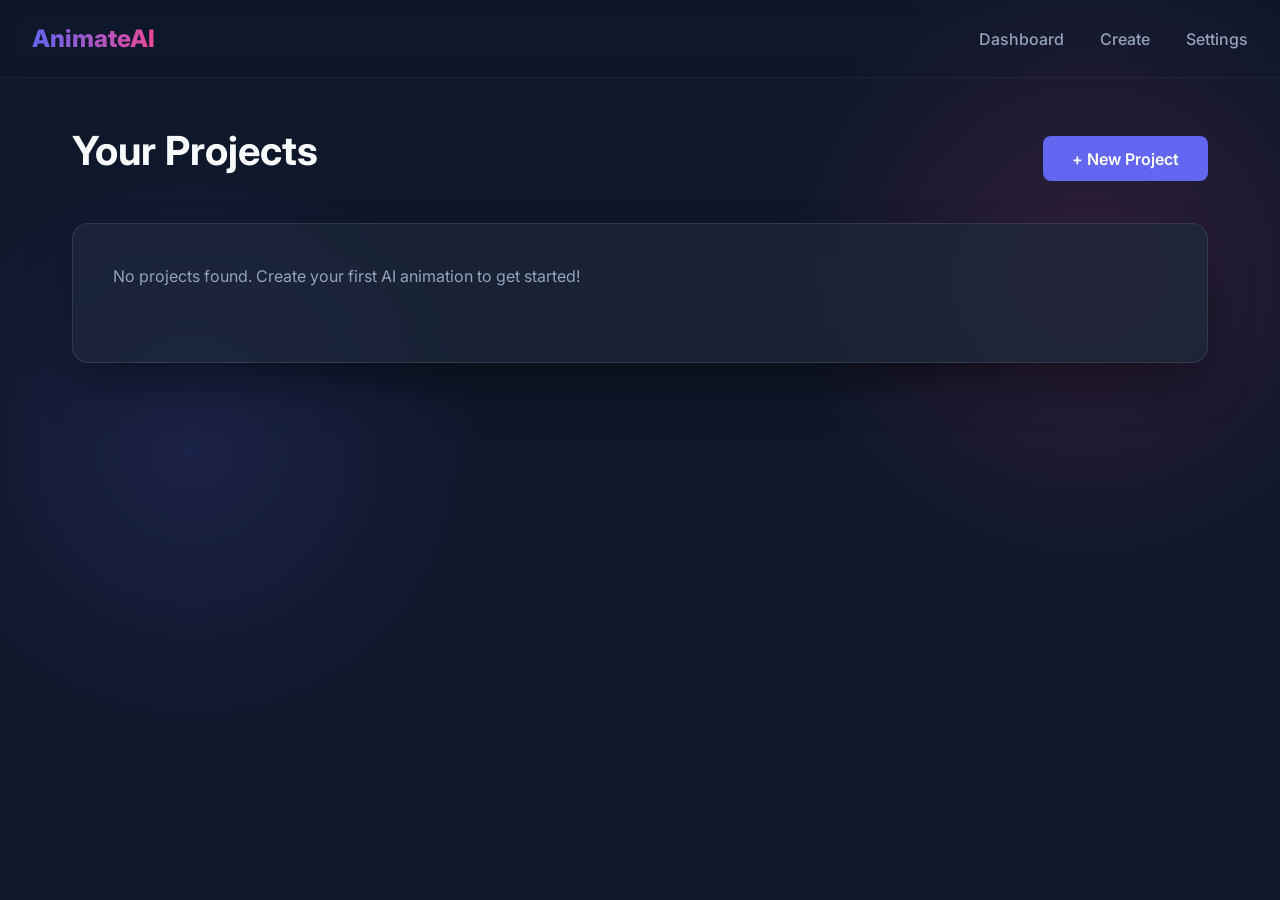
<file: frontend/index.html>
<!DOCTYPE html>
<html lang="en">
<head>
  <meta charset="UTF-8">
  <meta name="viewport" content="width=device-width, initial-scale=1.0">
  <title>AnimateAI - Dashboard</title>
  <link href="https://fonts.googleapis.com/css2?family=Inter:wght@400;500;600;700;800&display=swap" rel="stylesheet">
  <link rel="stylesheet" href="style.css">
</head>
<body>
  <nav class="navbar">
    <a href="index.html" class="logo">AnimateAI</a>
    <div class="nav-links">
      <a href="index.html">Dashboard</a>
      <a href="create.html">Create</a>
      <a href="#">Settings</a>
    </div>
  </nav>

  <main class="container animate-in">
    <div style="display: flex; justify-content: space-between; align-items: center; margin-bottom: 2rem;">
      <h1>Your Projects</h1>
      <a href="create.html" class="btn">+ New Project</a>
    </div>

    <div class="card">
      <p>No projects found. Create your first AI animation to get started!</p>
    </div>
  </main>
  
  <script src="app.js"></script>
</body>
</html>
</file>
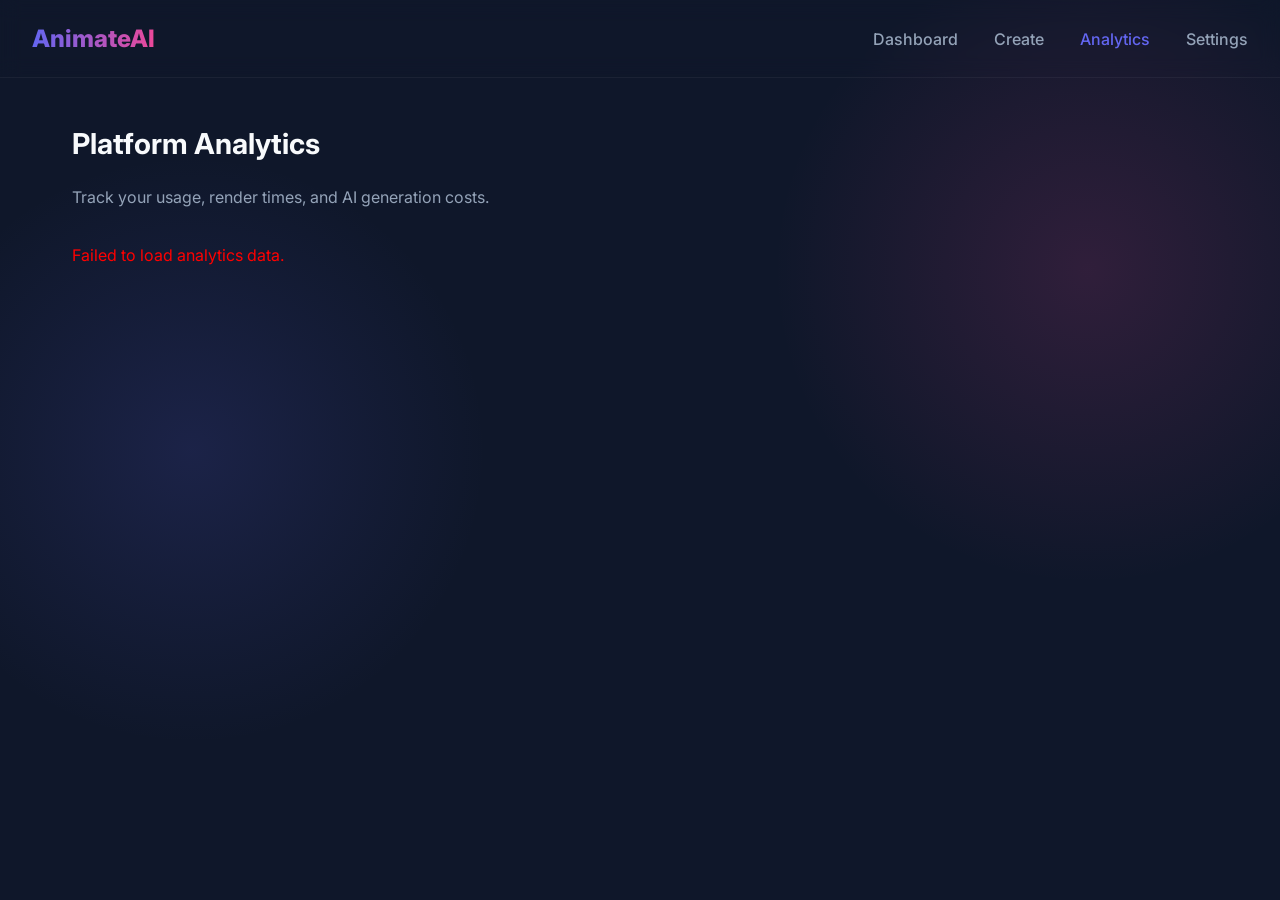
<file: frontend/analytics.html>
<!DOCTYPE html>
<html lang="en">
<head>
  <meta charset="UTF-8">
  <meta name="viewport" content="width=device-width, initial-scale=1.0">
  <title>Analytics Dashboard - AnimateAI</title>
  <link href="https://fonts.googleapis.com/css2?family=Inter:wght@400;500;600;700;800&display=swap" rel="stylesheet">
  <link rel="stylesheet" href="style.css">
  <style>
    .metrics-grid {
      display: grid;
      grid-template-columns: repeat(auto-fit, minmax(200px, 1fr));
      gap: 1.5rem;
      margin-top: 2rem;
    }
    .metric-card {
      background: rgba(30, 41, 59, 0.9);
      border: 1px solid rgba(255, 255, 255, 0.1);
      border-radius: 12px;
      padding: 2rem;
      text-align: center;
      transition: transform 0.2s, box-shadow 0.2s;
    }
    .metric-card:hover {
      transform: translateY(-5px);
      box-shadow: 0 10px 25px rgba(0, 0, 0, 0.5);
    }
    .metric-value {
      font-size: 2.5rem;
      font-weight: 800;
      color: var(--primary);
      margin-bottom: 0.5rem;
    }
    .metric-label {
      color: var(--text-muted);
      font-size: 0.95rem;
      text-transform: uppercase;
      letter-spacing: 0.05em;
    }
  </style>
</head>
<body>
  <nav class="navbar">
    <a href="index.html" class="logo">AnimateAI</a>
    <div class="nav-links">
      <a href="index.html">Dashboard</a>
      <a href="create.html">Create</a>
      <a href="analytics.html" style="color: var(--primary)">Analytics</a>
      <a href="#">Settings</a>
    </div>
  </nav>

  <main class="container animate-in">
    <h2>Platform Analytics</h2>
    <p>Track your usage, render times, and AI generation costs.</p>

    <div class="metrics-grid" id="metricsContainer">
      <div class="metric-card">
        <div class="metric-value">...</div>
        <div class="metric-label">Loading...</div>
      </div>
    </div>
  </main>
  
  <script src="app.js"></script>
  <script>
    async function loadAnalytics() {
      try {
        const response = await fetch(`${API_BASE}/analytics/dashboard`);
        if (!response.ok) throw new Error("Failed to load metrics");
        const data = await response.json();
        
        const m = data.metrics;
        document.getElementById('metricsContainer').innerHTML = `
          <div class="metric-card">
            <div class="metric-value">${m.total_projects}</div>
            <div class="metric-label">Total Projects</div>
          </div>
          <div class="metric-card">
            <div class="metric-value">${m.total_videos_generated}</div>
            <div class="metric-label">Videos Rendered</div>
          </div>
          <div class="metric-card">
            <div class="metric-value">${m.total_render_time_minutes}</div>
            <div class="metric-label">Render Minutes</div>
          </div>
          <div class="metric-card">
            <div class="metric-value" style="color: #10b981;">${m.estimated_ai_costs}</div>
            <div class="metric-label">Estimated API Costs</div>
          </div>
          <div class="metric-card">
            <div class="metric-value">${m.storage_usage_gb}</div>
            <div class="metric-label">Storage Usage</div>
          </div>
        `;
      } catch (e) {
        console.error(e);
        document.getElementById('metricsContainer').innerHTML = `<p style="color: red;">Failed to load analytics data.</p>`;
      }
    }
    
    document.addEventListener('DOMContentLoaded', loadAnalytics);
  </script>
</body>
</html>
</file>
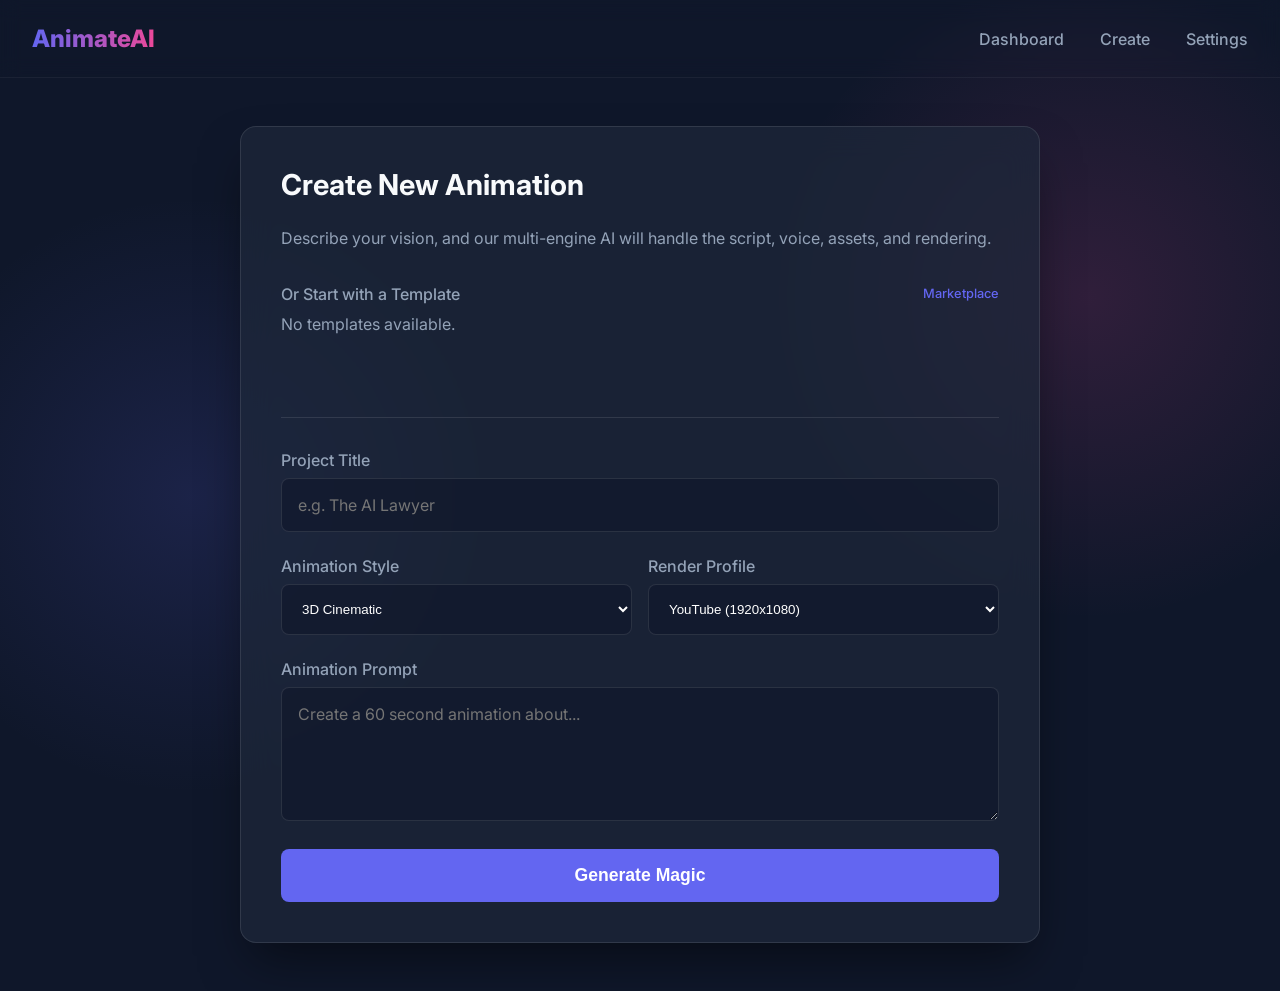
<file: frontend/create.html>
<!DOCTYPE html>
<html lang="en">
<head>
  <meta charset="UTF-8">
  <meta name="viewport" content="width=device-width, initial-scale=1.0">
  <title>Create Animation - AnimateAI</title>
  <link href="https://fonts.googleapis.com/css2?family=Inter:wght@400;500;600;700;800&display=swap" rel="stylesheet">
  <link rel="stylesheet" href="style.css">
</head>
<body>
  <nav class="navbar">
    <a href="index.html" class="logo">AnimateAI</a>
    <div class="nav-links">
      <a href="index.html">Dashboard</a>
      <a href="create.html">Create</a>
      <a href="#">Settings</a>
    </div>
  </nav>

  <main class="container animate-in">
    <div class="card" style="max-width: 800px; margin: 0 auto;">
      <h2>Create New Animation</h2>
      <p>Describe your vision, and our multi-engine AI will handle the script, voice, assets, and rendering.</p>
      
      <form id="createForm">
        
        <div style="margin-bottom: 2rem;">
          <label style="display: flex; justify-content: space-between; align-items: center; margin-bottom: 0.5rem;">
            <span>Or Start with a Template</span>
            <span style="font-size: 0.8rem; color: var(--primary);">Marketplace</span>
          </label>
          <div id="templateContainer" style="display: flex; gap: 1rem; overflow-x: auto; padding-bottom: 1rem;">
            <!-- Templates injected via JS -->
            <p style="color: var(--text-muted); font-size: 0.9rem;">Loading templates...</p>
          </div>
        </div>

        <hr style="border: 0; height: 1px; background: rgba(255,255,255,0.1); margin-bottom: 2rem;">

        <div class="form-group">
          <label for="title">Project Title</label>
          <input type="text" id="title" placeholder="e.g. The AI Lawyer" required>
        </div>
        
        <div style="display: flex; gap: 1rem; margin-bottom: 1.5rem;">
          <div style="flex: 1;">
            <label for="style">Animation Style</label>
            <select id="style" style="width: 100%; padding: 1rem; background: rgba(15, 23, 42, 0.6); border: 1px solid rgba(255, 255, 255, 0.1); border-radius: 8px; color: white;">
              <option value="3D Cinematic">3D Cinematic</option>
              <option value="Anime">Anime</option>
              <option value="Pixar">Pixar</option>
              <option value="Corporate">Corporate</option>
              <option value="Legal Explainer">Legal Explainer</option>
              <option value="Medical Explainer">Medical Explainer</option>
              <option value="Cyberpunk">Cyberpunk</option>
              <option value="Education">Education</option>
            </select>
          </div>
          <div style="flex: 1;">
            <label for="profile">Render Profile</label>
            <select id="profile" style="width: 100%; padding: 1rem; background: rgba(15, 23, 42, 0.6); border: 1px solid rgba(255, 255, 255, 0.1); border-radius: 8px; color: white;">
              <option value="YouTube 1080p">YouTube (1920x1080)</option>
              <option value="TikTok">TikTok / Shorts (1080x1920)</option>
              <option value="Instagram Reel">Instagram Reel (1080x1920)</option>
              <option value="Presentation">Presentation (1280x720)</option>
            </select>
          </div>
        </div>

        <div class="form-group">
          <label for="prompt">Animation Prompt</label>
          <textarea id="prompt" rows="5" placeholder="Create a 60 second animation about..." required></textarea>
        </div>
        
        <button type="submit" class="btn" style="width: 100%; text-align: center; font-size: 1.1rem; padding: 1rem;">Generate Magic</button>
      </form>
    </div>
  </main>
  
  <script src="app.js"></script>
</body>
</html>
</file>
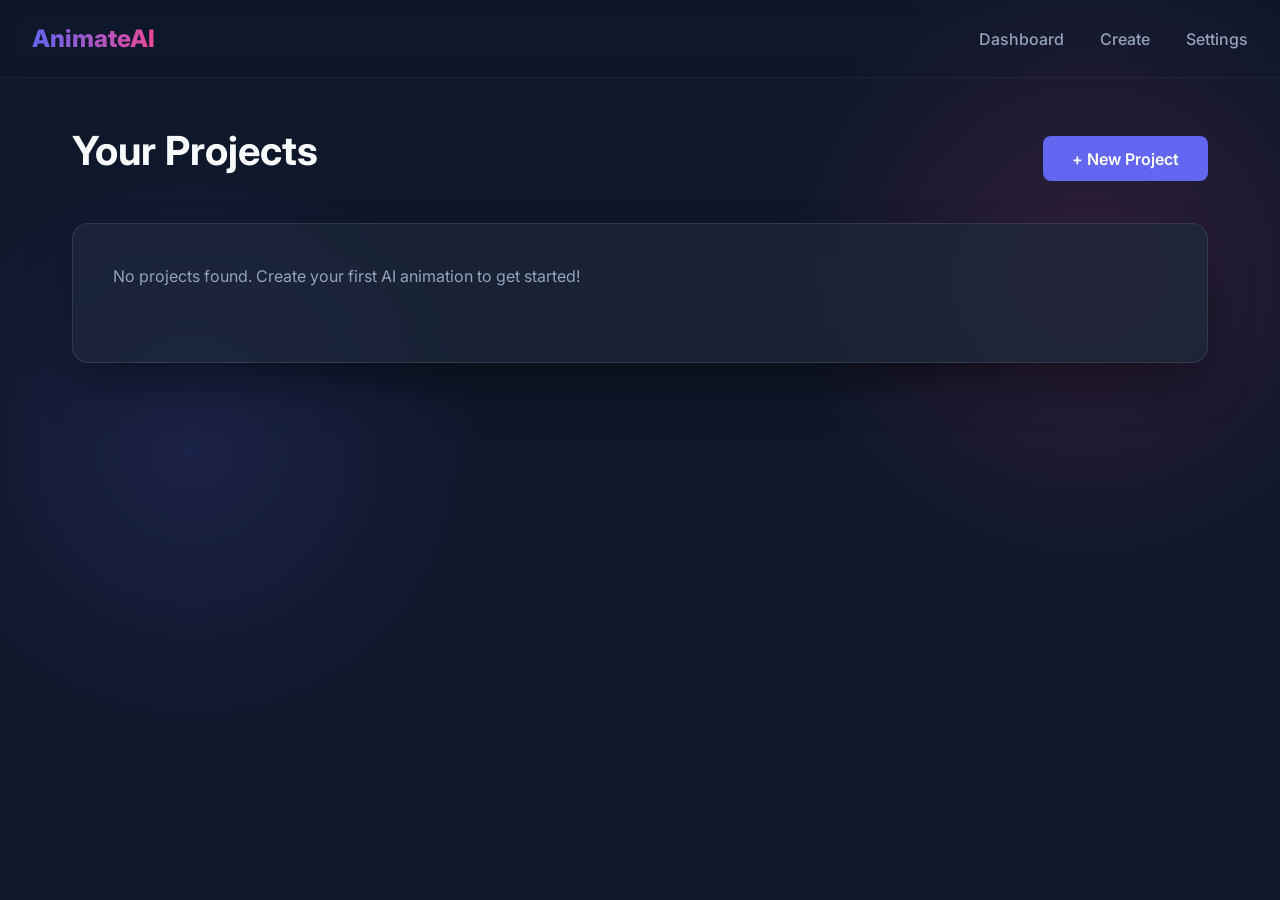
<file: frontend/monitor.html>
<!DOCTYPE html>
<html lang="en">
<head>
  <meta charset="UTF-8">
  <meta name="viewport" content="width=device-width, initial-scale=1.0">
  <title>Render Monitor - AnimateAI</title>
  <link href="https://fonts.googleapis.com/css2?family=Inter:wght@400;500;600;700;800&display=swap" rel="stylesheet">
  <link rel="stylesheet" href="style.css">
</head>
<body>
  <nav class="navbar">
    <a href="index.html" class="logo">AnimateAI</a>
    <div class="nav-links">
      <a href="index.html">Dashboard</a>
      <a href="create.html">Create</a>
      <a href="#">Settings</a>
    </div>
  </nav>

  <main class="container animate-in">
    <div class="card" style="max-width: 860px; margin: 0 auto;">
      <h2 id="projectTitle">Generating Animation...</h2>
      <p>Sit back while the Orchestrator coordinates the AI engines.</p>
      
      <div class="progress-container">
        <div style="display: flex; justify-content: space-between; margin-bottom: 0.5rem;">
          <span id="currentStatus" style="font-weight: 600; color: var(--primary);">Connecting to Orchestrator...</span>
          <span id="progressPercent">0%</span>
        </div>
        <div class="progress-bar">
          <div class="progress-fill" id="progressFill"></div>
        </div>
      </div>
      
      <div style="margin-top: 2rem;">
        <label>System Logs</label>
        <div class="log-box" id="logBox">
          > Initializing WebSocket connection...<br>
        </div>
      </div>
      
      <!-- Result section — shown when pipeline completes -->
      <div id="resultContainer" style="margin-top: 2rem; display: none;">
        <h3 style="color: #10b981; margin-bottom: 1rem; text-align:center;">✅ Render Complete!</h3>

        <!-- Video preview player -->
        <video id="videoPreview" controls
          style="width:100%; border-radius:12px; background:#000; margin-bottom:1.5rem; display:none;">
          Your browser does not support the video tag.
        </video>

        <div style="display:flex; gap:1rem; justify-content:center; flex-wrap:wrap;">
          <button id="previewBtn" class="btn" style="background: var(--accent);">
            ▶ Preview Video
          </button>
          <button id="downloadBtn" class="btn">
            ⬇ Download MP4
          </button>
        </div>

        <p id="downloadStatus" style="text-align:center; margin-top:1rem; font-size:0.85rem; color:var(--text-muted);"></p>
      </div>
    </div>
  </main>
  
  <script src="app.js"></script>
</body>
</html>
</file>
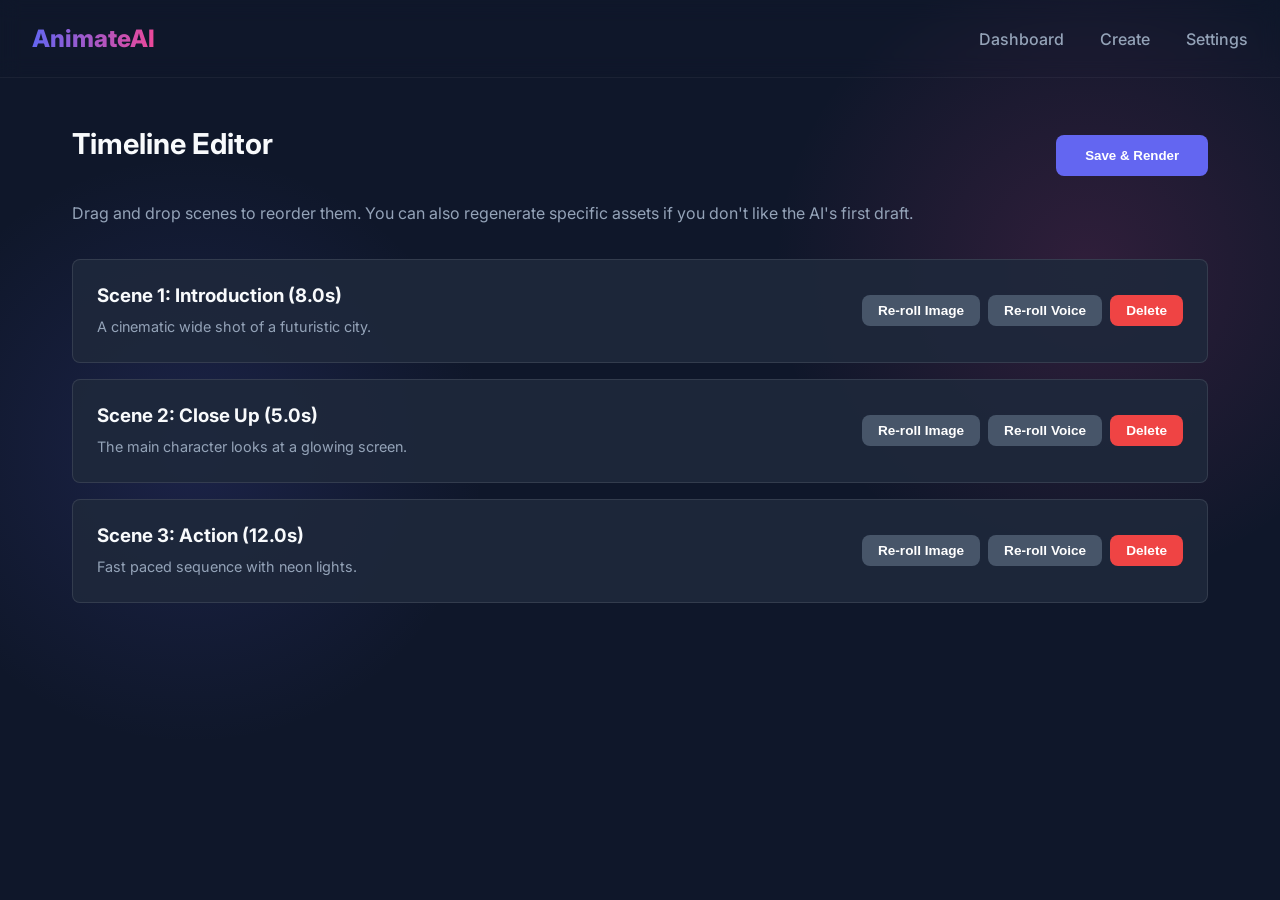
<file: frontend/timeline.html>
<!DOCTYPE html>
<html lang="en">
<head>
  <meta charset="UTF-8">
  <meta name="viewport" content="width=device-width, initial-scale=1.0">
  <title>Timeline Editor - AnimateAI</title>
  <link href="https://fonts.googleapis.com/css2?family=Inter:wght@400;500;600;700;800&display=swap" rel="stylesheet">
  <link rel="stylesheet" href="style.css">
  <style>
    .timeline-container {
      display: flex;
      flex-direction: column;
      gap: 1rem;
      margin-top: 2rem;
    }
    .scene-card {
      background: rgba(30, 41, 59, 0.9);
      border: 1px solid rgba(255, 255, 255, 0.1);
      border-radius: 8px;
      padding: 1.5rem;
      display: flex;
      justify-content: space-between;
      align-items: center;
      cursor: grab;
      transition: transform 0.2s, box-shadow 0.2s;
    }
    .scene-card:active {
      cursor: grabbing;
      transform: scale(0.98);
    }
    .scene-info h3 {
      margin-bottom: 0.5rem;
      color: var(--text-main);
    }
    .scene-info p {
      margin-bottom: 0;
      color: var(--text-muted);
      font-size: 0.9rem;
    }
    .scene-actions {
      display: flex;
      gap: 0.5rem;
    }
    .btn-sm {
      padding: 0.5rem 1rem;
      font-size: 0.85rem;
    }
    .btn-danger {
      background: #ef4444;
    }
    .btn-danger:hover {
      background: #dc2626;
    }
    .btn-secondary {
      background: #475569;
    }
    .btn-secondary:hover {
      background: #334155;
    }
  </style>
</head>
<body>
  <nav class="navbar">
    <a href="index.html" class="logo">AnimateAI</a>
    <div class="nav-links">
      <a href="index.html">Dashboard</a>
      <a href="create.html">Create</a>
      <a href="#">Settings</a>
    </div>
  </nav>

  <main class="container animate-in">
    <div style="display: flex; justify-content: space-between; align-items: center; margin-bottom: 1rem;">
      <h2>Timeline Editor</h2>
      <button class="btn" id="saveTimelineBtn">Save & Render</button>
    </div>
    <p>Drag and drop scenes to reorder them. You can also regenerate specific assets if you don't like the AI's first draft.</p>

    <div class="timeline-container" id="timelineContainer">
      <!-- Mock Scenes for UI Demonstration -->
      <div class="scene-card" draggable="true" data-id="scene-1">
        <div class="scene-info">
          <h3>Scene 1: Introduction (8.0s)</h3>
          <p>A cinematic wide shot of a futuristic city.</p>
        </div>
        <div class="scene-actions">
          <button class="btn btn-secondary btn-sm" onclick="regenerate('scene-1', 'assets')">Re-roll Image</button>
          <button class="btn btn-secondary btn-sm" onclick="regenerate('scene-1', 'voice')">Re-roll Voice</button>
          <button class="btn btn-danger btn-sm" onclick="deleteScene('scene-1')">Delete</button>
        </div>
      </div>

      <div class="scene-card" draggable="true" data-id="scene-2">
        <div class="scene-info">
          <h3>Scene 2: Close Up (5.0s)</h3>
          <p>The main character looks at a glowing screen.</p>
        </div>
        <div class="scene-actions">
          <button class="btn btn-secondary btn-sm" onclick="regenerate('scene-2', 'assets')">Re-roll Image</button>
          <button class="btn btn-secondary btn-sm" onclick="regenerate('scene-2', 'voice')">Re-roll Voice</button>
          <button class="btn btn-danger btn-sm" onclick="deleteScene('scene-2')">Delete</button>
        </div>
      </div>

      <div class="scene-card" draggable="true" data-id="scene-3">
        <div class="scene-info">
          <h3>Scene 3: Action (12.0s)</h3>
          <p>Fast paced sequence with neon lights.</p>
        </div>
        <div class="scene-actions">
          <button class="btn btn-secondary btn-sm" onclick="regenerate('scene-3', 'assets')">Re-roll Image</button>
          <button class="btn btn-secondary btn-sm" onclick="regenerate('scene-3', 'voice')">Re-roll Voice</button>
          <button class="btn btn-danger btn-sm" onclick="deleteScene('scene-3')">Delete</button>
        </div>
      </div>
    </div>
  </main>
  
  <script src="app.js"></script>
  <script>
    // Basic Drag and Drop Logic for MVP UI
    const container = document.getElementById('timelineContainer');
    let draggedItem = null;

    container.addEventListener('dragstart', (e) => {
      if (e.target.classList.contains('scene-card')) {
        draggedItem = e.target;
        setTimeout(() => e.target.style.opacity = '0.5', 0);
      }
    });

    container.addEventListener('dragend', (e) => {
      if (e.target.classList.contains('scene-card')) {
        setTimeout(() => e.target.style.opacity = '1', 0);
        draggedItem = null;
      }
    });

    container.addEventListener('dragover', (e) => {
      e.preventDefault();
      const afterElement = getDragAfterElement(container, e.clientY);
      if (afterElement == null) {
        container.appendChild(draggedItem);
      } else {
        container.insertBefore(draggedItem, afterElement);
      }
    });

    function getDragAfterElement(container, y) {
      const draggableElements = [...container.querySelectorAll('.scene-card:not(.dragging)')];
      return draggableElements.reduce((closest, child) => {
        const box = child.getBoundingClientRect();
        const offset = y - box.top - box.height / 2;
        if (offset < 0 && offset > closest.offset) {
          return { offset: offset, element: child };
        } else {
          return closest;
        }
      }, { offset: Number.NEGATIVE_INFINITY }).element;
    }

    async function regenerate(sceneId, type) {
      // type is either 'assets' or 'voice'
      alert(`Sent API request to POST /projects/UUID/scenes/${sceneId}/regenerate-${type}`);
    }

    function deleteScene(sceneId) {
      const el = document.querySelector(`[data-id="${sceneId}"]`);
      if (el) el.remove();
      alert(`Sent API request to DELETE /projects/UUID/scenes/${sceneId}`);
    }

    document.getElementById('saveTimelineBtn').addEventListener('click', () => {
      const cards = [...document.querySelectorAll('.scene-card')];
      const orderedIds = cards.map(c => c.getAttribute('data-id'));
      console.log('New Order:', orderedIds);
      alert(`Sent PUT /projects/UUID/timeline with new order:\n` + orderedIds.join(', '));
    });
  </script>
</body>
</html>
</file>
<file: frontend/style.css>
:root {
  --primary: #6366f1;
  --primary-hover: #4f46e5;
  --bg-dark: #0f172a;
  --bg-card: rgba(30, 41, 59, 0.7);
  --text-main: #f8fafc;
  --text-muted: #94a3b8;
  --accent: #ec4899;
}

* {
  box-sizing: border-box;
  margin: 0;
  padding: 0;
}

body {
  font-family: 'Inter', system-ui, sans-serif;
  background-color: var(--bg-dark);
  color: var(--text-main);
  min-height: 100vh;
  display: flex;
  flex-direction: column;
  background-image: radial-gradient(circle at 15% 50%, rgba(99, 102, 241, 0.15), transparent 25%),
                    radial-gradient(circle at 85% 30%, rgba(236, 72, 153, 0.15), transparent 25%);
}

.navbar {
  padding: 1.5rem 2rem;
  display: flex;
  justify-content: space-between;
  align-items: center;
  border-bottom: 1px solid rgba(255,255,255,0.05);
  backdrop-filter: blur(10px);
}

.logo {
  font-size: 1.5rem;
  font-weight: 800;
  background: linear-gradient(to right, var(--primary), var(--accent));
  -webkit-background-clip: text;
  -webkit-text-fill-color: transparent;
  text-decoration: none;
}

.nav-links a {
  color: var(--text-muted);
  text-decoration: none;
  margin-left: 2rem;
  transition: color 0.3s ease;
  font-weight: 500;
}

.nav-links a:hover {
  color: var(--text-main);
}

.container {
  max-width: 1200px;
  margin: 0 auto;
  padding: 3rem 2rem;
  flex: 1;
  width: 100%;
}

.card {
  background: var(--bg-card);
  backdrop-filter: blur(16px);
  border: 1px solid rgba(255, 255, 255, 0.1);
  border-radius: 16px;
  padding: 2.5rem;
  box-shadow: 0 25px 50px -12px rgba(0, 0, 0, 0.5);
  transition: transform 0.3s ease, box-shadow 0.3s ease;
}

.card:hover {
  transform: translateY(-5px);
  box-shadow: 0 25px 50px -12px rgba(99, 102, 241, 0.2);
}

h1 {
  font-size: 2.5rem;
  margin-bottom: 1rem;
  font-weight: 700;
}

h2 {
  font-size: 1.8rem;
  margin-bottom: 1.5rem;
}

p {
  color: var(--text-muted);
  line-height: 1.6;
  margin-bottom: 2rem;
}

.btn {
  display: inline-block;
  background: var(--primary);
  color: white;
  padding: 0.8rem 1.8rem;
  border-radius: 8px;
  text-decoration: none;
  font-weight: 600;
  border: none;
  cursor: pointer;
  transition: all 0.3s ease;
}

.btn:hover {
  background: var(--primary-hover);
  transform: scale(1.05);
}

.form-group {
  margin-bottom: 1.5rem;
}

label {
  display: block;
  margin-bottom: 0.5rem;
  font-weight: 500;
  color: var(--text-muted);
}

input[type="text"], textarea {
  width: 100%;
  padding: 1rem;
  background: rgba(15, 23, 42, 0.6);
  border: 1px solid rgba(255, 255, 255, 0.1);
  border-radius: 8px;
  color: white;
  font-family: inherit;
  font-size: 1rem;
  transition: border-color 0.3s ease;
}

input[type="text"]:focus, textarea:focus {
  outline: none;
  border-color: var(--primary);
}

.progress-container {
  margin-top: 2rem;
}

.progress-bar {
  width: 100%;
  height: 8px;
  background: rgba(255, 255, 255, 0.1);
  border-radius: 4px;
  overflow: hidden;
  margin-bottom: 1rem;
}

.progress-fill {
  height: 100%;
  background: linear-gradient(to right, var(--primary), var(--accent));
  width: 0%;
  transition: width 0.5s ease;
}

.log-box {
  background: #000;
  padding: 1rem;
  border-radius: 8px;
  height: 200px;
  overflow-y: auto;
  font-family: monospace;
  color: #10b981;
  font-size: 0.9rem;
}

/* Animations */
@keyframes fadeIn {
  from { opacity: 0; transform: translateY(20px); }
  to { opacity: 1; transform: translateY(0); }
}

.animate-in {
  animation: fadeIn 0.6s cubic-bezier(0.16, 1, 0.3, 1) forwards;
}
</file>
